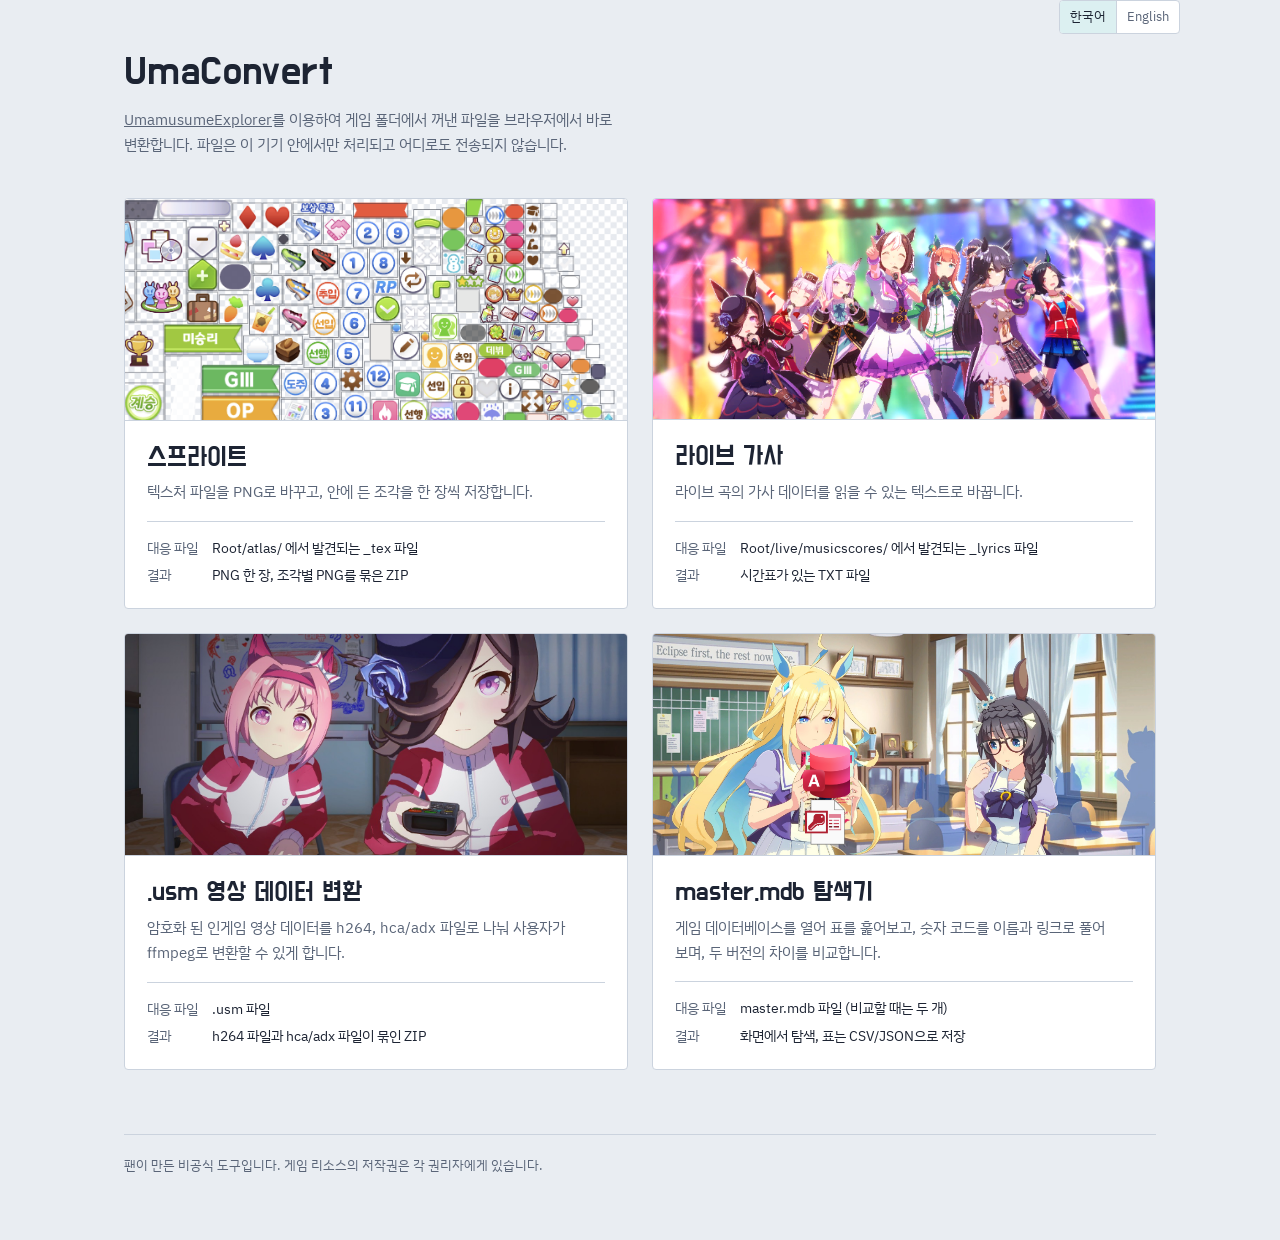
<file: index.html>
<!doctype html>
<html lang="ko" data-i18n-scope="home" data-i18n-title="home.title">
<head>
  <meta charset="utf-8">
  <meta name="viewport" content="width=device-width, initial-scale=1">
  <title>UmaConvert</title>
  <meta name="description" content="UmamusumeExplorer를 이용하여 게임 폴더에서 꺼낸 파일을 브라우저에서 바로 변환하는 도구 모음" data-i18n-attr="content" data-i18n-content="home.description">
  <!-- 파비콘 · 폰트 · base.css: 모든 페이지가 함께 쓰는 조각입니다.
       내용을 바꾸려면 _partials/head-common.html을 고친 뒤 `node build.mjs`를 실행하세요.
       (직접 사용하려면 realfavicongenerator.net에서 받은 코드를 그 파일에 붙여넣으면 됩니다.)
       이 블록 안을 여기서 직접 고쳐도 다음 build 때 사라집니다. -->
  <!-- BUILD:START head-common.html -->
  <link rel="icon" type="image/png" href="/uma-convert/assets/img/favicon/favicon-96x96.png?v=20260923" sizes="96x96" />
  <link rel="icon" type="image/svg+xml" href="/uma-convert/assets/img/favicon/favicon.svg?v=20260923" />
  <link rel="shortcut icon" href="/uma-convert/assets/img/favicon/favicon.ico?v=20260923" />
  <link rel="apple-touch-icon" sizes="180x180" href="/uma-convert/assets/img/favicon/apple-touch-icon.png?v=20260923" />
  <meta name="apple-mobile-web-app-title" content="UmaConvert" />
  <link rel="manifest" href="/uma-convert/assets/img/favicon/site.webmanifest?v=20260923" />

  <link rel="preconnect" href="https://fonts.googleapis.com">
  <link rel="preconnect" href="https://fonts.gstatic.com" crossorigin>
  <link rel="stylesheet" href="https://fonts.googleapis.com/css2?family=Do+Hyeon&family=IBM+Plex+Sans+KR:wght@400;500;600&display=swap">
  <link rel="stylesheet" href="assets/css/base.css">
  <!-- BUILD:END -->
  <link rel="stylesheet" href="assets/css/home.css">
</head>
<body>
  <div class="page">
    <header>
      <div class="language-switcher" role="group" aria-label="언어 선택" data-i18n-attr="aria-label" data-i18n-aria-label="language.label">
        <button type="button" data-language="ko" data-i18n="language.ko">한국어</button>
        <button type="button" data-language="en" data-i18n="language.en">English</button>
      </div>
      <h1 class="page-title" data-i18n="home.title">UmaConvert</h1>
      <p class="lede"><span data-i18n="home.ledeBefore"></span><a href="https://github.com/MarshmallowAndroid/UmamusumeExplorer" target="_blank" rel="noopener noreferrer">UmamusumeExplorer</a><span data-i18n="home.ledeAfter">를 이용하여 게임 폴더에서 꺼낸 파일을 브라우저에서 바로 변환합니다. 파일은 이 컴퓨터 안에서만 처리되고 어디로도 전송되지 않습니다.</span></p>
    </header>

    <main>
      <ul class="tool-list" id="tool-list"></ul>
      <noscript><p class="lede" data-i18n="home.noScript">이 페이지는 JavaScript가 필요합니다. 브라우저 설정에서 켜 주세요.</p></noscript>
    </main>

    <footer class="site-foot">
      <span data-i18n="footer.notice">팬이 만든 비공식 도구입니다. 게임 리소스의 저작권은 각 권리자에게 있습니다.</span>
    </footer>
  </div>

  <script type="module" src="assets/js/home.js"></script>
</body>
</html>
</file>
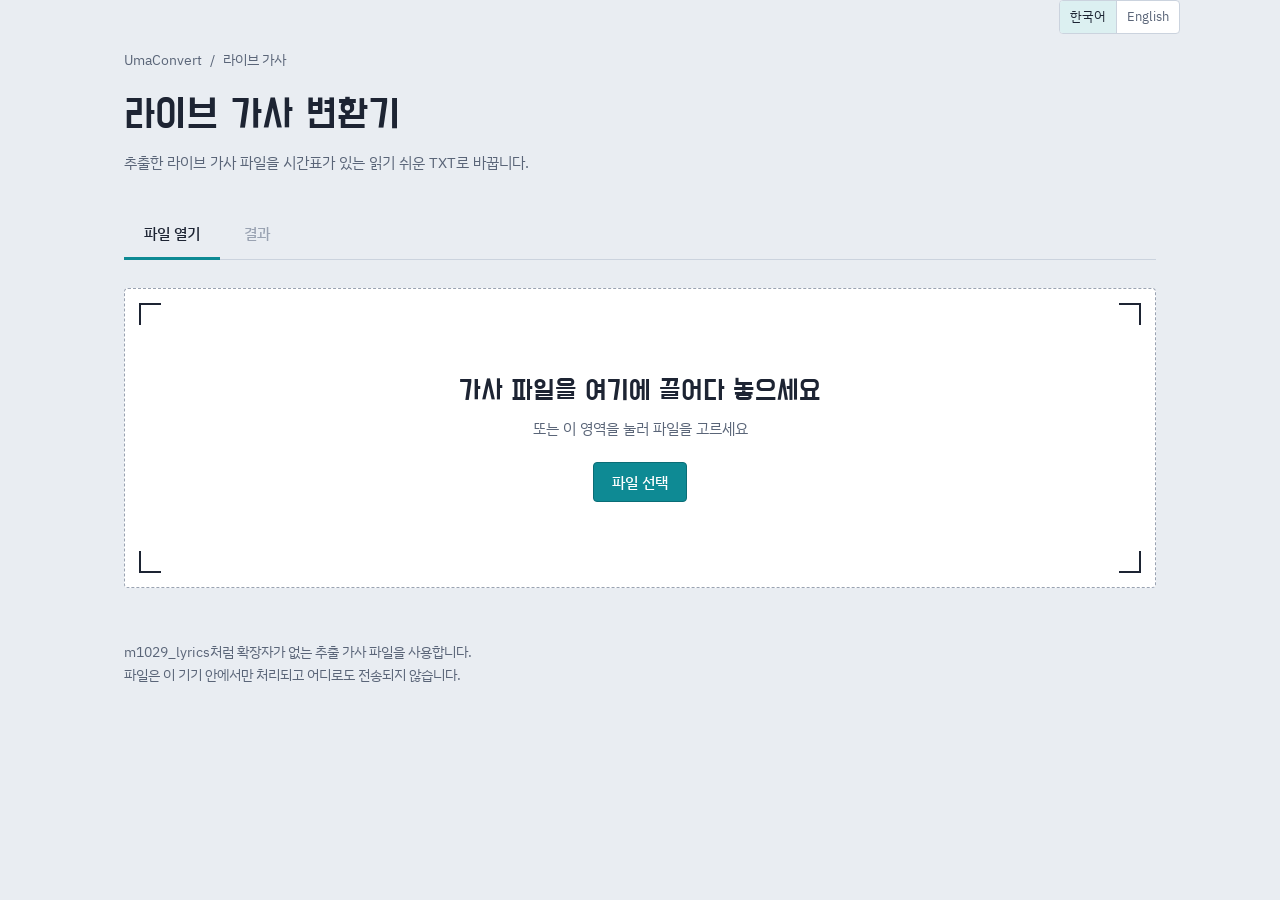
<file: lyrics/index.html>
<!doctype html>
<html lang="ko" data-i18n-scope="lyrics" data-i18n-title="lyrics.title">
<head>
  <meta charset="utf-8">
  <meta name="viewport" content="width=device-width, initial-scale=1">
  <title>라이브 가사 변환기 - UmaConvert</title>
  <!-- 파비콘 · 폰트 · base.css는 _partials/head-common.html에서 빌드로 채웁니다. -->
  <!-- BUILD:START head-common.html -->
  <link rel="icon" type="image/png" href="/uma-convert/assets/img/favicon/favicon-96x96.png?v=20260923" sizes="96x96" />
  <link rel="icon" type="image/svg+xml" href="/uma-convert/assets/img/favicon/favicon.svg?v=20260923" />
  <link rel="shortcut icon" href="/uma-convert/assets/img/favicon/favicon.ico?v=20260923" />
  <link rel="apple-touch-icon" sizes="180x180" href="/uma-convert/assets/img/favicon/apple-touch-icon.png?v=20260923" />
  <meta name="apple-mobile-web-app-title" content="UmaConvert" />
  <link rel="manifest" href="/uma-convert/assets/img/favicon/site.webmanifest?v=20260923" />

  <link rel="preconnect" href="https://fonts.googleapis.com">
  <link rel="preconnect" href="https://fonts.gstatic.com" crossorigin>
  <link rel="stylesheet" href="https://fonts.googleapis.com/css2?family=Do+Hyeon&family=IBM+Plex+Sans+KR:wght@400;500;600&display=swap">
  <link rel="stylesheet" href="../assets/css/base.css">
  <!-- BUILD:END -->
  <link rel="stylesheet" href="../assets/css/converter.css">
</head>
<body>
  <div class="page">
    <header>
      <div class="language-switcher" role="group" aria-label="언어 선택" data-i18n-attr="aria-label" data-i18n-aria-label="language.label"><button type="button" data-language="ko" data-i18n="language.ko">한국어</button><button type="button" data-language="en" data-i18n="language.en">English</button></div>
      <nav class="crumbs" aria-label="현재 위치">
        <a href="../">UmaConvert</a>
        <span aria-hidden="true">/</span>
        <span data-i18n="lyrics.crumb">라이브 가사</span>
      </nav>
      <h1 class="page-title" data-i18n="lyrics.heading">라이브 가사 변환기</h1>
      <p class="lede" data-i18n="lyrics.lede">추출한 라이브 가사 파일을 시간표가 있는 읽기 쉬운 TXT로 바꿉니다.</p>
    </header>

    <div class="tabs" role="tablist" aria-label="작업 단계">
      <button class="tab" role="tab" id="tab-open" aria-controls="panel-open" aria-selected="true" data-i18n="common.open">파일 열기</button>
      <button class="tab" role="tab" id="tab-result" aria-controls="panel-result" aria-selected="false" disabled data-i18n="common.result">결과</button>
    </div>

    <section class="tab-panel" id="panel-open" role="tabpanel" aria-labelledby="tab-open">
      <label class="dropzone" id="dropzone">
        <input type="file" id="file-input">
        <i class="mark tl"></i><i class="mark tr"></i><i class="mark bl"></i><i class="mark br"></i>
        <span class="dropzone-title" data-i18n="lyrics.drop">가사 파일을 여기에 끌어다 놓으세요</span>
        <span class="dropzone-sub" data-i18n="common.dropSub">또는 이 영역을 눌러 파일을 고르세요</span>
        <span class="btn primary" aria-hidden="true" data-i18n="common.selectFile">파일 선택</span>
      </label>
      <p class="status" id="status" role="status" aria-live="polite"></p>
      <p class="hint"><span data-i18n="lyrics.hint">m1029_lyrics처럼 확장자가 없는 추출 가사 파일을 사용합니다.</span><br><span data-i18n="common.localOnly">파일은 이 컴퓨터 안에서만 처리되고 어디로도 전송되지 않습니다.</span></p>
    </section>

    <section class="tab-panel" id="panel-result" role="tabpanel" aria-labelledby="tab-result" hidden>
      <div class="result-bar">
        <div>
          <h2 class="result-title" id="result-title"></h2>
          <p class="result-info" id="result-info"></p>
        </div>
        <div class="result-actions"><button class="btn primary" id="btn-txt" type="button" data-i18n="lyrics.save">TXT 저장</button></div>
      </div>
      <pre class="lyrics-preview" id="lyrics-preview" aria-label="변환된 가사 미리보기" data-i18n-attr="aria-label" data-i18n-aria-label="lyrics.preview"></pre>
    </section>
  </div>
  <script type="module" src="../assets/js/lyrics/main.js"></script>
</body>
</html>
</file>
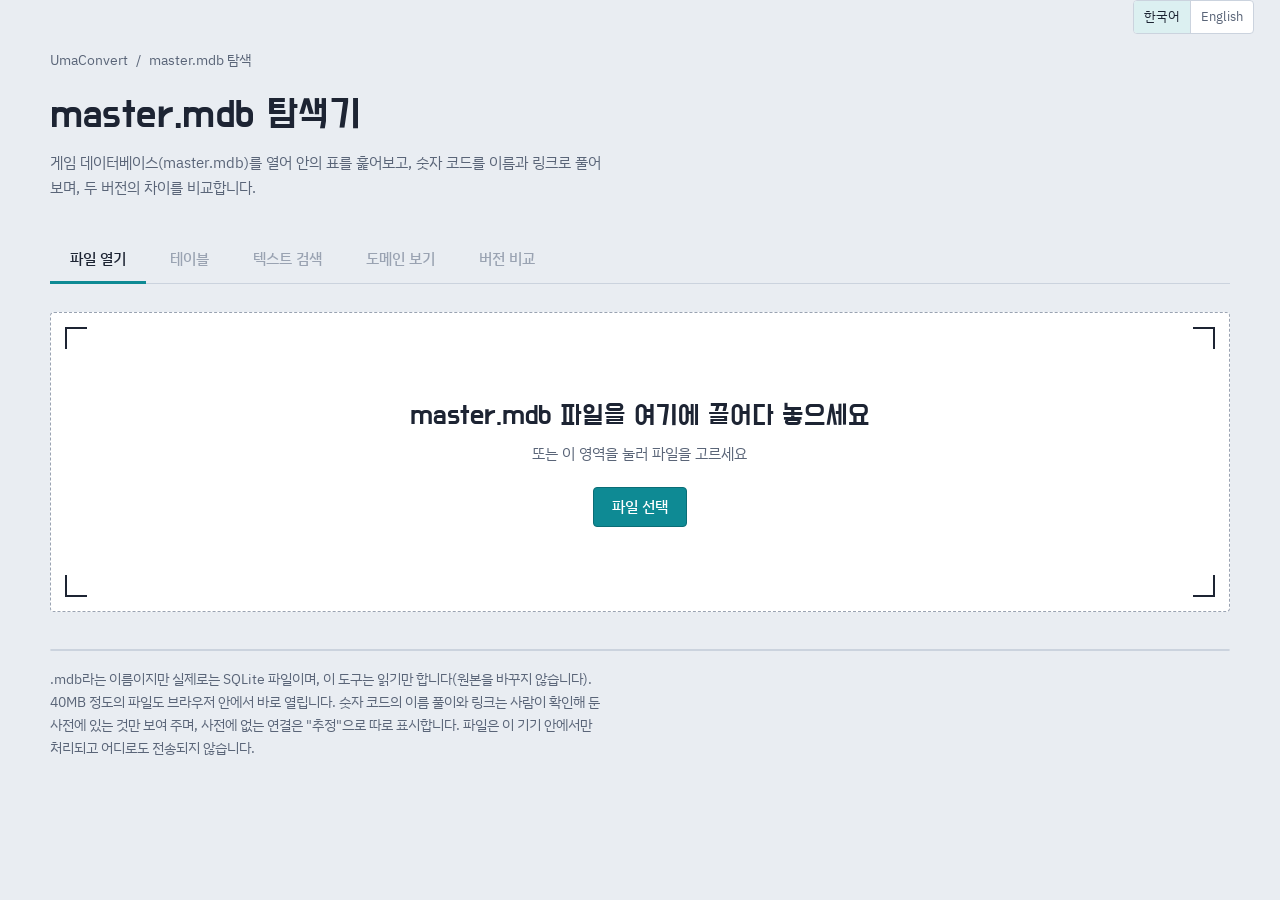
<file: mdb/index.html>
<!doctype html>
<html lang="ko" data-i18n-scope="mdb" data-i18n-title="mdb.title">
<head>
  <meta charset="utf-8">
  <meta name="viewport" content="width=device-width, initial-scale=1">
  <title>master.mdb 탐색기 - UmaConvert</title>
  <!-- 파비콘 · 폰트 · base.css는 _partials/head-common.html에서 빌드로 채웁니다. -->
  <!-- BUILD:START head-common.html -->
  <link rel="icon" type="image/png" href="/uma-convert/assets/img/favicon/favicon-96x96.png?v=20260923" sizes="96x96" />
  <link rel="icon" type="image/svg+xml" href="/uma-convert/assets/img/favicon/favicon.svg?v=20260923" />
  <link rel="shortcut icon" href="/uma-convert/assets/img/favicon/favicon.ico?v=20260923" />
  <link rel="apple-touch-icon" sizes="180x180" href="/uma-convert/assets/img/favicon/apple-touch-icon.png?v=20260923" />
  <meta name="apple-mobile-web-app-title" content="UmaConvert" />
  <link rel="manifest" href="/uma-convert/assets/img/favicon/site.webmanifest?v=20260923" />

  <link rel="preconnect" href="https://fonts.googleapis.com">
  <link rel="preconnect" href="https://fonts.gstatic.com" crossorigin>
  <link rel="stylesheet" href="https://fonts.googleapis.com/css2?family=Do+Hyeon&family=IBM+Plex+Sans+KR:wght@400;500;600&display=swap">
  <link rel="stylesheet" href="../assets/css/base.css">
  <!-- BUILD:END -->
  <link rel="stylesheet" href="../assets/css/converter.css">
</head>
<body class="mdb-page">
  <div class="page">
    <header>
      <div class="language-switcher" role="group" aria-label="언어 선택" data-i18n-attr="aria-label" data-i18n-aria-label="language.label"><button type="button" data-language="ko" data-i18n="language.ko">한국어</button><button type="button" data-language="en" data-i18n="language.en">English</button></div>
      <nav class="crumbs" aria-label="현재 위치">
        <a href="../">UmaConvert</a>
        <span aria-hidden="true">/</span>
        <span data-i18n="mdb.crumb">master.mdb 탐색</span>
      </nav>
      <h1 class="page-title" data-i18n="mdb.heading">master.mdb 탐색기</h1>
      <p class="lede" data-i18n="mdb.lede">게임 데이터베이스(master.mdb)를 열어 안의 표를 훑어보고, 숫자 코드를 이름과 링크로 풀어 보며, 두 버전의 차이를 비교합니다.</p>
    </header>

    <div class="tabs" role="tablist" aria-label="작업 단계">
      <button class="tab" role="tab" id="tab-open" aria-controls="panel-open" aria-selected="true" data-i18n="common.open">파일 열기</button>
      <button class="tab" role="tab" id="tab-tables" aria-controls="panel-tables" aria-selected="false" disabled data-i18n="mdb.tab.tables">테이블</button>
      <button class="tab" role="tab" id="tab-search" aria-controls="panel-search" aria-selected="false" disabled data-i18n="mdb.tab.search">텍스트 검색</button>
      <button class="tab" role="tab" id="tab-domains" aria-controls="panel-domains" aria-selected="false" disabled data-i18n="mdb.tab.domains">도메인 보기</button>
      <button class="tab" role="tab" id="tab-diff" aria-controls="panel-diff" aria-selected="false" disabled data-i18n="mdb.tab.diff">버전 비교</button>
    </div>

    <section class="tab-panel" id="panel-open" role="tabpanel" aria-labelledby="tab-open">
      <label class="dropzone" id="dropzone">
        <input type="file" id="file-input" accept=".mdb,.db,.sqlite,.sqlite3">
        <i class="mark tl"></i><i class="mark tr"></i><i class="mark bl"></i><i class="mark br"></i>
        <span class="dropzone-title" data-i18n="mdb.drop">master.mdb 파일을 여기에 끌어다 놓으세요</span>
        <span class="dropzone-sub" data-i18n="common.dropSub">또는 이 영역을 눌러 파일을 고르세요</span>
        <span class="btn primary" aria-hidden="true" data-i18n="common.selectFile">파일 선택</span>
      </label>
      <p class="status" id="status" role="status" aria-live="polite"></p>
      <ul class="usm-summary" id="open-summary"></ul>
      <p class="hint" data-i18n="mdb.hint">.mdb라는 이름이지만 실제로는 SQLite 파일이며, 이 도구는 읽기만 합니다(원본을 바꾸지 않습니다). 40MB 정도의 파일도 브라우저 안에서 바로 열립니다. 숫자 코드의 이름 풀이와 링크는 사람이 확인해 둔 사전(mdb-map.json)에 있는 것만 보여 주며, 사전에 없는 연결은 "추정"으로 따로 표시합니다. 파일은 이 컴퓨터 안에서만 처리되고 어디로도 전송되지 않습니다.</p>
    </section>

    <section class="tab-panel" id="panel-tables" role="tabpanel" aria-labelledby="tab-tables" hidden>
      <div class="mdb-split">
        <aside class="mdb-side">
          <input type="search" id="table-filter" class="mdb-input" placeholder="테이블 이름 검색" data-i18n-attr="placeholder" data-i18n-placeholder="mdb.tables.search" aria-label="테이블 이름 검색">
          <p class="hint" id="table-list-count"></p>
          <ul class="mdb-table-list" id="table-list"></ul>
        </aside>
        <div class="mdb-main">
          <p class="status" id="table-status" role="status" aria-live="polite"></p>
          <div id="table-viewer" hidden>
            <div class="result-bar">
              <div>
                <h2 class="result-title" id="table-title"></h2>
                <p class="result-info" id="table-info"></p>
              </div>
              <div class="result-actions">
                <button type="button" class="btn" id="btn-csv" data-i18n="mdb.tables.csv">CSV 저장</button>
                <button type="button" class="btn" id="btn-json" data-i18n="mdb.tables.json">JSON 저장</button>
              </div>
            </div>
            <div class="mdb-toolbar">
              <input type="search" id="global-filter" class="mdb-input" placeholder="이 표 전체에서 검색" data-i18n-attr="placeholder aria-label" data-i18n-placeholder="mdb.tables.globalFilter" data-i18n-aria-label="mdb.tables.globalFilter" aria-label="이 표 전체에서 검색">
              <label class="mdb-inline"><span data-i18n="mdb.tables.pageSize">한 페이지</span>
                <select id="page-size" class="mdb-input">
                  <option value="50">50</option><option value="100" selected>100</option><option value="200">200</option><option value="500">500</option>
                </select>
              </label>
              <details class="mdb-colmenu" id="col-menu">
                <summary data-i18n="mdb.tables.columns">열 보이기</summary>
                <div class="mdb-colmenu-body">
                  <div class="mdb-colmenu-actions">
                    <button type="button" class="btn" id="col-all" data-i18n="mdb.tables.colAll">모두 보기</button>
                    <button type="button" class="btn" id="col-none" data-i18n="mdb.tables.colNone">첫 열만</button>
                  </div>
                  <div id="col-menu-list" class="mdb-colmenu-list"></div>
                </div>
              </details>
              <label class="mdb-check"><input type="checkbox" id="export-display"><span data-i18n="mdb.tables.exportDisplay">저장할 때 이름·날짜 풀이 포함</span></label>
            </div>
            <p class="hint" data-i18n="mdb.tables.filterHint">열 아래 입력칸 문법: 글자(포함) · =값(정확히 일치) · &gt;숫자 · &lt;숫자 · !글자(제외). 시간은 JST(UTC+9) 기준입니다.</p>
            <div class="mdb-scroll mdb-gridwrap">
              <table class="mdb-grid" id="grid"><thead id="grid-head"></thead><tbody id="grid-body"></tbody></table>
            </div>
            <div class="mdb-pager" id="pager"></div>
          </div>
        </div>
      </div>
    </section>

    <section class="tab-panel" id="panel-search" role="tabpanel" aria-labelledby="tab-search" hidden>
      <p class="hint" data-i18n="mdb.search.hint">text_data(이름, 설명 등 모든 글자)에서 검색합니다. 번호(예: 200011)를 넣으면 그 번호를 가진 텍스트를 찾습니다. 결과의 [열기]는 그 텍스트의 주인 행으로 이동합니다.</p>
      <form class="mdb-toolbar" id="search-form">
        <input type="search" id="search-input" class="mdb-input mdb-grow" placeholder="찾을 글자나 번호" data-i18n-attr="placeholder aria-label" data-i18n-placeholder="mdb.search.placeholder" data-i18n-aria-label="mdb.search.placeholder" aria-label="찾을 글자나 번호" autocomplete="off">
        <select id="search-category" class="mdb-input" aria-label="카테고리" data-i18n-attr="aria-label" data-i18n-aria-label="mdb.search.categoryLabel"></select>
      </form>
      <p class="status" id="search-status" role="status" aria-live="polite"></p>
      <div class="mdb-scroll" id="search-results"></div>
    </section>

    <section class="tab-panel" id="panel-domains" role="tabpanel" aria-labelledby="tab-domains" hidden>
      <div class="mdb-seg-group" id="domain-nav" role="group" aria-label="도메인" data-i18n-attr="aria-label" data-i18n-aria-label="mdb.domains.label"></div>
      <div class="mdb-domain-split">
        <div class="mdb-domain-listpane">
          <input type="search" id="domain-search" class="mdb-input" placeholder="이름 또는 번호로 찾기" data-i18n-attr="placeholder aria-label" data-i18n-placeholder="mdb.domains.search" data-i18n-aria-label="mdb.domains.search" aria-label="이름 또는 번호로 찾기" autocomplete="off">
          <p class="hint" id="domain-list-status"></p>
          <div class="mdb-scroll mdb-domain-list" id="domain-list"></div>
        </div>
        <div class="mdb-domain-detail" id="domain-detail"></div>
      </div>
    </section>

    <section class="tab-panel" id="panel-diff" role="tabpanel" aria-labelledby="tab-diff" hidden>
      <p class="hint" data-i18n="mdb.diff.hint">지금 연 파일을 "새 버전"으로 보고, 아래에 올리는 파일을 "이전 버전"으로 비교합니다. 추가·삭제·변경된 행을 테이블별로 보여 주고, 스킬·카드 같은 주요 항목의 새 이름을 맨 위에 모아 줍니다. 방향이 반대면 [서로 바꾸기]를 누르세요.</p>
      <label class="dropzone" id="diff-dropzone">
        <input type="file" id="diff-input" accept=".mdb,.db,.sqlite,.sqlite3">
        <i class="mark tl"></i><i class="mark tr"></i><i class="mark bl"></i><i class="mark br"></i>
        <span class="dropzone-title" data-i18n="mdb.diff.drop">비교할 이전 버전 master.mdb를 여기에 놓으세요</span>
        <span class="dropzone-sub" data-i18n="common.dropSub">또는 이 영역을 눌러 파일을 고르세요</span>
        <span class="btn primary" aria-hidden="true" data-i18n="common.selectFile">파일 선택</span>
      </label>
      <p class="status" id="diff-status" role="status" aria-live="polite"></p>
      <progress id="diff-progress" class="mdb-progress" hidden></progress>
      <div id="diff-result" hidden>
        <div class="result-bar">
          <div id="diff-summary"></div>
          <div class="result-actions">
            <button type="button" class="btn" id="diff-swap" data-i18n="mdb.diff.swap">서로 바꾸기</button>
          </div>
        </div>
        <div id="diff-entities"></div>
        <label class="mdb-check"><input type="checkbox" id="diff-only-changed" checked><span data-i18n="mdb.diff.onlyChanged">바뀐 테이블만 보기</span></label>
        <div class="mdb-domain-split">
          <div class="mdb-scroll mdb-domain-list" id="diff-table-list"></div>
          <div class="mdb-domain-detail" id="diff-detail"></div>
        </div>
      </div>
    </section>
  </div>

  <aside class="mdb-drawer" id="drawer" hidden aria-label="행 상세" data-i18n-attr="aria-label" data-i18n-aria-label="mdb.drawer.label">
    <div class="mdb-drawer-head">
      <button type="button" class="btn" id="drawer-back" hidden data-i18n="mdb.drawer.back">← 뒤로</button>
      <div class="mdb-drawer-titles">
        <h2 id="drawer-title"></h2>
        <p id="drawer-sub"></p>
      </div>
      <button type="button" class="btn" id="drawer-close" aria-label="닫기" data-i18n-attr="aria-label" data-i18n-aria-label="mdb.drawer.close">✕</button>
    </div>
    <div class="mdb-drawer-body" id="drawer-body"></div>
  </aside>

  <dialog id="label-dialog" class="mdb-dialog"></dialog>
  <script type="module" src="../assets/js/mdb/main.js"></script>
</body>
</html>
</file>
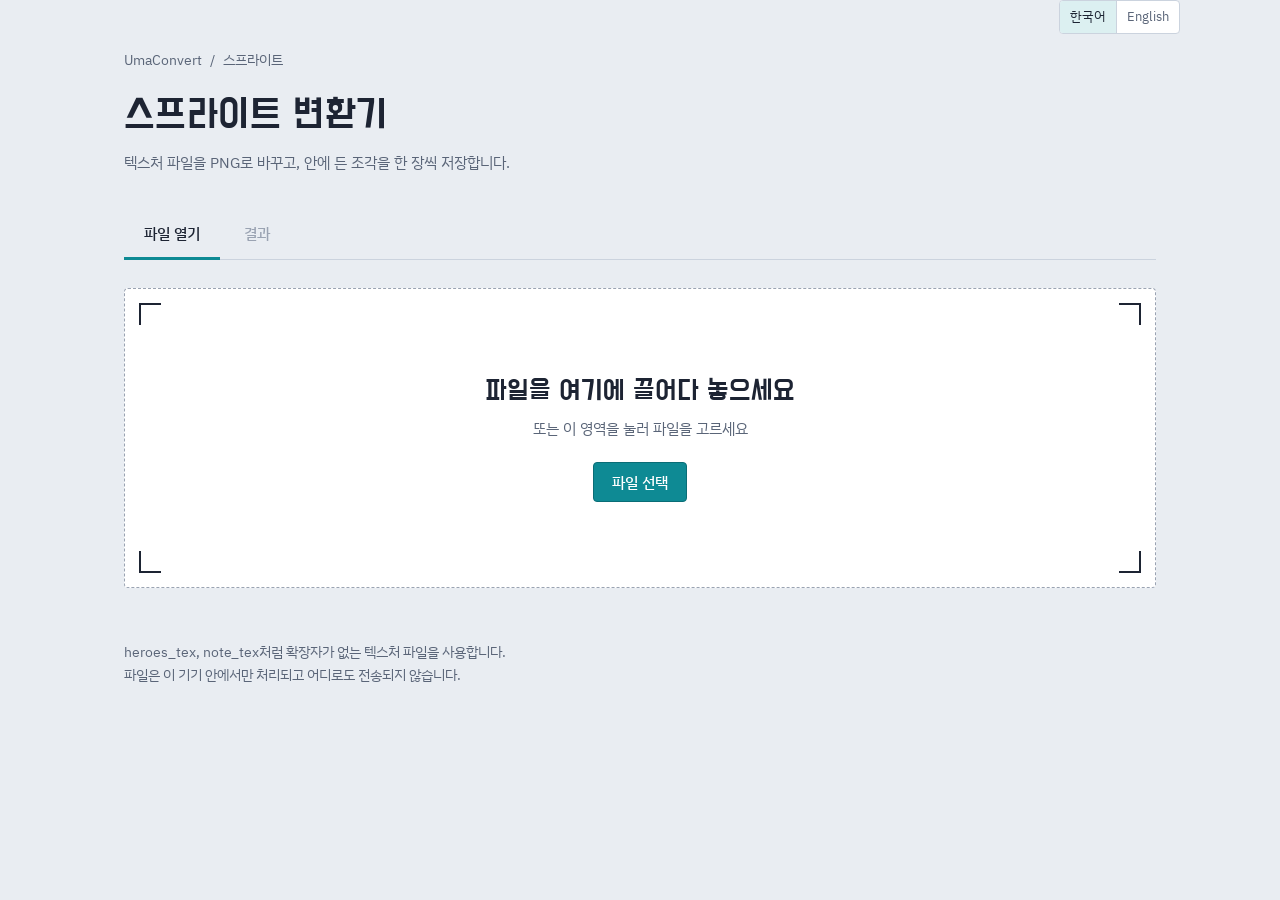
<file: sprite/index.html>
<!doctype html>
<html lang="ko" data-i18n-scope="sprite" data-i18n-title="sprite.title">
<head>
  <meta charset="utf-8">
  <meta name="viewport" content="width=device-width, initial-scale=1">
  <title>스프라이트 변환기 - UmaConvert</title>
  <!-- 파비콘 · 폰트 · base.css: 모든 페이지가 함께 쓰는 조각입니다.
       내용을 바꾸려면 _partials/head-common.html을 고친 뒤 `node build.mjs`를 실행하세요.
       (직접 사용하려면 realfavicongenerator.net에서 받은 코드를 그 파일에 붙여넣으면 됩니다.)
       이 블록 안을 여기서 직접 고쳐도 다음 build 때 사라집니다. -->
  <!-- BUILD:START head-common.html -->
  <link rel="icon" type="image/png" href="/uma-convert/assets/img/favicon/favicon-96x96.png?v=20260923" sizes="96x96" />
  <link rel="icon" type="image/svg+xml" href="/uma-convert/assets/img/favicon/favicon.svg?v=20260923" />
  <link rel="shortcut icon" href="/uma-convert/assets/img/favicon/favicon.ico?v=20260923" />
  <link rel="apple-touch-icon" sizes="180x180" href="/uma-convert/assets/img/favicon/apple-touch-icon.png?v=20260923" />
  <meta name="apple-mobile-web-app-title" content="UmaConvert" />
  <link rel="manifest" href="/uma-convert/assets/img/favicon/site.webmanifest?v=20260923" />

  <link rel="preconnect" href="https://fonts.googleapis.com">
  <link rel="preconnect" href="https://fonts.gstatic.com" crossorigin>
  <link rel="stylesheet" href="https://fonts.googleapis.com/css2?family=Do+Hyeon&family=IBM+Plex+Sans+KR:wght@400;500;600&display=swap">
  <link rel="stylesheet" href="../assets/css/base.css">
  <!-- BUILD:END -->
  <link rel="stylesheet" href="../assets/css/converter.css">
</head>
<body>
  <div class="page">
    <header>
      <div class="language-switcher" role="group" aria-label="언어 선택" data-i18n-attr="aria-label" data-i18n-aria-label="language.label"><button type="button" data-language="ko" data-i18n="language.ko">한국어</button><button type="button" data-language="en" data-i18n="language.en">English</button></div>
      <nav class="crumbs" aria-label="현재 위치">
        <a href="../">UmaConvert</a>
        <span aria-hidden="true">/</span>
        <span data-i18n="sprite.crumb">스프라이트</span>
      </nav>
      <h1 class="page-title" data-i18n="sprite.heading">스프라이트 변환기</h1>
      <p class="lede" data-i18n="sprite.lede">텍스처 파일을 PNG로 바꾸고, 안에 든 조각을 한 장씩 저장합니다.</p>
    </header>

    <div class="tabs" role="tablist" aria-label="작업 단계">
      <button class="tab" role="tab" id="tab-open" aria-controls="panel-open" aria-selected="true" data-i18n="common.open">파일 열기</button>
      <button class="tab" role="tab" id="tab-result" aria-controls="panel-result" aria-selected="false" disabled data-i18n="common.result">결과</button>
    </div>

    <!-- 1. 파일 열기 -->
    <section class="tab-panel" id="panel-open" role="tabpanel" aria-labelledby="tab-open">
      <label class="dropzone" id="dropzone">
        <input type="file" id="file-input">
        <i class="mark tl"></i><i class="mark tr"></i><i class="mark bl"></i><i class="mark br"></i>
        <span class="dropzone-title" data-i18n="sprite.drop">파일을 여기에 끌어다 놓으세요</span>
        <span class="dropzone-sub" data-i18n="common.dropSub">또는 이 영역을 눌러 파일을 고르세요</span>
        <span class="btn primary" aria-hidden="true" data-i18n="common.selectFile">파일 선택</span>
      </label>
      <p class="status" id="status" role="status" aria-live="polite"></p>
      <p class="hint">
        <span data-i18n="sprite.hint">heroes_tex, note_tex처럼 확장자가 없는 텍스처 파일을 사용합니다.</span><br>
        <span data-i18n="common.localOnly">파일은 이 컴퓨터 안에서만 처리되고 어디로도 전송되지 않습니다.</span>
      </p>
    </section>

    <!-- 2. 결과 -->
    <section class="tab-panel" id="panel-result" role="tabpanel" aria-labelledby="tab-result" hidden>
      <div class="result-bar">
        <div>
          <h2 class="result-title" id="result-title"></h2>
          <p class="result-info" id="result-info"></p>
          <select class="texture-select" id="texture-select" aria-label="텍스처 선택" hidden></select>
        </div>
        <div class="result-actions">
          <button class="btn primary" id="btn-png" type="button" data-i18n="sprite.savePng">PNG 저장</button>
          <button class="btn" id="btn-zip" type="button" data-i18n="sprite.saveZip">조각 ZIP 저장</button>
        </div>
      </div>

      <div class="result-grid">
        <div class="viewer">
          <div class="panel-tools">
            <label class="check"><input type="checkbox" id="toggle-bounds" checked> <span data-i18n="sprite.bounds">조각 경계 표시</span></label>
            <div class="segmented" role="group" aria-label="보기 크기" data-i18n-attr="aria-label" data-i18n-aria-label="sprite.zoom">
              <button type="button" data-zoom="fit" aria-pressed="true" data-i18n="sprite.fit">화면에 맞춤</button>
              <button type="button" data-zoom="0.5" aria-pressed="false">50%</button>
              <button type="button" data-zoom="1" aria-pressed="false">100%</button>
            </div>
          </div>
          <div class="viewer-scroll" id="viewer-scroll">
            <div class="stage show-bounds" id="stage"></div>
          </div>
          <p class="selection-info" id="selection-info" data-i18n="sprite.selectionHint">조각을 누르면 이름과 크기가 여기에 나옵니다.</p>
        </div>

        <aside class="sprite-panel" aria-label="조각 목록">
          <div class="panel-tools">
            <input class="search" id="sprite-search" type="search" placeholder="조각 이름 검색" aria-label="조각 이름 검색" data-i18n-attr="placeholder aria-label" data-i18n-placeholder="sprite.search" data-i18n-aria-label="sprite.search">
            <span class="sprite-count" id="sprite-count"></span>
          </div>
          <ul class="sprite-list" id="sprite-list"></ul>
        </aside>
      </div>

      <div class="correction-bar">
        <div class="correction-actions">
          <button class="btn" id="btn-fix-support" type="button" data-i18n="sprite.fixSupport">서포트 카드 크기 보정</button>
          <button class="btn" id="btn-fix-honor" type="button" data-i18n="sprite.fixHonor">칭호 크기 보정</button>
        </div>
        <p class="correction-hint">
          <span data-i18n="sprite.correctionHint">일부 조각은 비율이 짜부러진 채로 들어 있습니다. 위에서 조각을 눌러 고른 뒤(조각이 없는 텍스처는 그대로) 눌러서 정해진 크기로 강제로 맞춰 보세요.</span>
        </p>
      </div>

      <div class="correction-result" id="correction-result" hidden>
        <div class="correction-result-head">
          <div>
            <p class="correction-result-title" id="correction-result-title"></p>
            <p class="correction-result-size" id="correction-result-size"></p>
          </div>
          <button class="btn primary" id="correction-result-save" type="button" data-i18n="sprite.saveCorrected">보정된 이미지 저장</button>
        </div>
        <div class="correction-result-preview" id="correction-result-preview"></div>
      </div>
    </section>
  </div>

  <script type="module" src="../assets/js/sprite/main.js"></script>
</body>
</html>
</file>
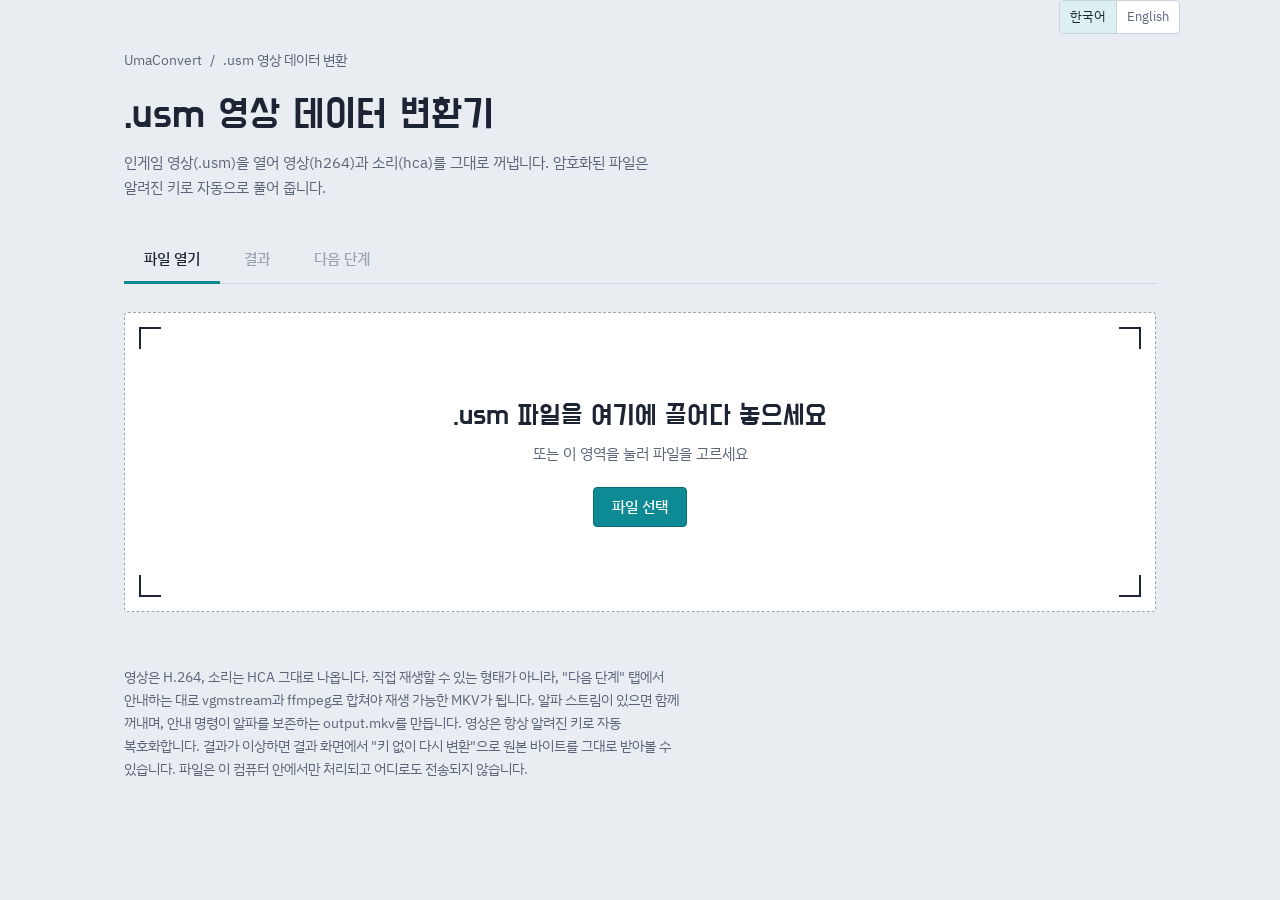
<file: usm/index.html>
<!doctype html>
<html lang="ko" data-i18n-scope="usm" data-i18n-title="usm.title">
<head>
  <meta charset="utf-8">
  <meta name="viewport" content="width=device-width, initial-scale=1">
  <title>.usm 영상 데이터 변환기 - UmaConvert</title>
  <!-- 파비콘 · 폰트 · base.css는 _partials/head-common.html에서 빌드로 채웁니다. -->
  <!-- BUILD:START head-common.html -->
  <link rel="icon" type="image/png" href="/uma-convert/assets/img/favicon/favicon-96x96.png?v=20260923" sizes="96x96" />
  <link rel="icon" type="image/svg+xml" href="/uma-convert/assets/img/favicon/favicon.svg?v=20260923" />
  <link rel="shortcut icon" href="/uma-convert/assets/img/favicon/favicon.ico?v=20260923" />
  <link rel="apple-touch-icon" sizes="180x180" href="/uma-convert/assets/img/favicon/apple-touch-icon.png?v=20260923" />
  <meta name="apple-mobile-web-app-title" content="UmaConvert" />
  <link rel="manifest" href="/uma-convert/assets/img/favicon/site.webmanifest?v=20260923" />

  <link rel="preconnect" href="https://fonts.googleapis.com">
  <link rel="preconnect" href="https://fonts.gstatic.com" crossorigin>
  <link rel="stylesheet" href="https://fonts.googleapis.com/css2?family=Do+Hyeon&family=IBM+Plex+Sans+KR:wght@400;500;600&display=swap">
  <link rel="stylesheet" href="../assets/css/base.css">
  <!-- BUILD:END -->
  <link rel="stylesheet" href="../assets/css/converter.css">
</head>
<body>
  <div class="page">
    <header>
      <div class="language-switcher" role="group" aria-label="언어 선택" data-i18n-attr="aria-label" data-i18n-aria-label="language.label"><button type="button" data-language="ko" data-i18n="language.ko">한국어</button><button type="button" data-language="en" data-i18n="language.en">English</button></div>
      <nav class="crumbs" aria-label="현재 위치">
        <a href="../">UmaConvert</a>
        <span aria-hidden="true">/</span>
        <span data-i18n="usm.crumb">.usm 영상 데이터 변환</span>
      </nav>
      <h1 class="page-title" data-i18n="usm.heading">.usm 영상 데이터 변환기</h1>
      <p class="lede" data-i18n="usm.lede">인게임 영상(.usm)을 열어 영상(h264)과 소리(hca)를 그대로 꺼냅니다. 암호화된 파일은 알려진 키로 자동으로 풀어 줍니다.</p>
    </header>

    <div class="tabs" role="tablist" aria-label="작업 단계">
      <button class="tab" role="tab" id="tab-open" aria-controls="panel-open" aria-selected="true" data-i18n="common.open">파일 열기</button>
      <button class="tab" role="tab" id="tab-result" aria-controls="panel-result" aria-selected="false" disabled data-i18n="common.result">결과</button>
      <button class="tab" role="tab" id="tab-next" aria-controls="panel-next" aria-selected="false" disabled data-i18n="usm.next">다음 단계</button>
    </div>

    <section class="tab-panel" id="panel-open" role="tabpanel" aria-labelledby="tab-open">
      <label class="dropzone" id="dropzone">
        <input type="file" id="file-input" accept=".usm">
        <i class="mark tl"></i><i class="mark tr"></i><i class="mark bl"></i><i class="mark br"></i>
        <span class="dropzone-title" data-i18n="usm.drop">.usm 파일을 여기에 끌어다 놓으세요</span>
        <span class="dropzone-sub" data-i18n="common.dropSub">또는 이 영역을 눌러 파일을 고르세요</span>
        <span class="btn primary" aria-hidden="true" data-i18n="common.selectFile">파일 선택</span>
      </label>
      <p class="status" id="status" role="status" aria-live="polite"></p>
      <p class="hint" data-i18n="usm.hint">영상은 H.264, 소리는 HCA 그대로 나옵니다. 직접 재생할 수 있는 형태가 아니라, "다음 단계" 탭에서 안내하는 대로 vgmstream과 ffmpeg로 합쳐야 재생 가능한 MKV가 됩니다. 알파 스트림이 있으면 함께 꺼내며, 안내 명령이 알파를 보존하는 output.mkv를 만듭니다. 영상은 항상 알려진 키로 자동 복호화합니다. 결과가 이상하면 결과 화면에서 "키 없이 다시 변환"으로 원본 바이트를 그대로 받아볼 수 있습니다. 파일은 이 컴퓨터 안에서만 처리되고 어디로도 전송되지 않습니다.</p>
    </section>

    <section class="tab-panel" id="panel-result" role="tabpanel" aria-labelledby="tab-result" hidden>
      <div class="result-bar">
        <div>
          <h2 class="result-title" id="result-title"></h2>
          <p class="result-info" id="result-info"></p>
        </div>
        <div class="result-actions">
          <button class="btn" id="btn-key-toggle" type="button" hidden></button>
          <button class="btn primary" id="btn-zip" type="button" data-i18n="usm.saveZip">ZIP으로 저장</button>
        </div>
      </div>
      <p class="notice" id="key-note"></p>
      <ul class="usm-summary" id="usm-summary"></ul>
      <p class="notice" id="alpha-note" hidden data-i18n="usm.alphaNote">알파(투명도) 스트림도 alpha.m2v로 함께 꺼냈습니다. 다음 단계의 ffmpeg 명령은 이 마스크를 합쳐 알파를 보존하는 output.mkv를 만듭니다.</p>
    </section>

    <section class="tab-panel" id="panel-next" role="tabpanel" aria-labelledby="tab-next" hidden>
      <p class="hint" data-i18n="usm.nextHint">ZIP 안의 README.txt에도 같은 안내가 들어 있습니다. 아래 명령은 방금 저장한 ZIP의 파일 이름을 그대로 기준으로 만들었으니, 압축을 푼 폴더 안에서 실행하면 복사-붙여넣기만으로 됩니다.</p>
      <ol class="step-list" id="step-list"></ol>
    </section>
  </div>
  <script type="module" src="../assets/js/usm/main.js"></script>
</body>
</html>
</file>
<file: assets/css/base.css>
/* 모든 페이지가 함께 쓰는 기본 스타일: 색, 글꼴, 버튼, 머리말/꼬리말 */

:root {
  --bg: #e9edf2;
  --surface: #ffffff;
  --ink: #1d2433;
  --muted: #5a6578;
  --rule: #cbd3de;
  --accent: #0e8a94;
  --accent-strong: #0a6d76;
  --accent-soft: #dcf0f1;
  --danger: #b3261e;

  --font-display: "Do Hyeon", "Noto Sans KR", "Apple SD Gothic Neo", "Malgun Gothic", sans-serif;
  --font-body: "IBM Plex Sans KR", "Noto Sans KR", "Apple SD Gothic Neo", "Malgun Gothic", system-ui, sans-serif;

  --radius: 4px;
  --page-width: 1080px;
  color-scheme: light;
}

*,
*::before,
*::after {
  box-sizing: border-box;
}

html {
  -webkit-text-size-adjust: 100%;
}

body {
  margin: 0;
  background: var(--bg);
  color: var(--ink);
  font-family: var(--font-body);
  font-size: 15px;
  line-height: 1.65;
  word-break: keep-all;
  overflow-wrap: break-word;
}

h1,
h2,
h3,
p,
ul,
dl,
dd {
  margin: 0;
}

ul {
  padding: 0;
  list-style: none;
}

a {
  color: inherit;
}

img,
svg,
canvas {
  display: block;
}

.page {
  position: relative;
  width: 100%;
  max-width: var(--page-width);
  margin: 0 auto;
  padding: 48px 24px 64px;
}

/* 페이지 안에서 공통으로 쓰는 언어 전환기. 새 변환기에도 header 첫머리에 그대로 넣습니다. */
.language-switcher {
  position: absolute;
  top: 0;
  right: 0;
  display: inline-flex;
  overflow: hidden;
  border: 1px solid var(--rule);
  border-radius: var(--radius);
  background: var(--surface);
}

.language-switcher button {
  min-height: 32px;
  padding: 0 10px;
  border: 0;
  border-right: 1px solid var(--rule);
  background: transparent;
  color: var(--muted);
  font: inherit;
  font-size: 13px;
  cursor: pointer;
}

.language-switcher button:last-child {
  border-right: 0;
}

.language-switcher button:hover,
.language-switcher button[aria-pressed="true"] {
  background: var(--accent-soft);
  color: var(--ink);
}

/* 키보드로 이동할 때 현재 위치를 보여줍니다. */
:focus-visible {
  outline: 2px solid var(--accent);
  outline-offset: 2px;
}

/* ---------- 버튼 ---------- */

.btn {
  display: inline-flex;
  align-items: center;
  justify-content: center;
  gap: 8px;
  min-height: 40px;
  padding: 0 18px;
  border: 1px solid var(--ink);
  border-radius: var(--radius);
  background: var(--surface);
  color: var(--ink);
  font: inherit;
  font-weight: 500;
  line-height: 1;
  cursor: pointer;
  transition: background-color 0.12s, color 0.12s, border-color 0.12s;
}

.btn:hover:not(:disabled) {
  background: var(--accent-soft);
}

.btn.primary {
  border-color: var(--accent-strong);
  background: var(--accent);
  color: #fff;
}

.btn.primary:hover:not(:disabled) {
  background: var(--accent-strong);
}

.btn:disabled {
  border-color: var(--rule);
  background: transparent;
  color: var(--muted);
  cursor: default;
}

.btn.small {
  min-height: 30px;
  padding: 0 10px;
  font-size: 13px;
}

/* ---------- 머리말 ---------- */

.crumbs {
  display: flex;
  gap: 8px;
  margin-bottom: 20px;
  color: var(--muted);
  font-size: 14px;
}

.crumbs a {
  text-decoration: none;
}

.crumbs a:hover {
  color: var(--accent-strong);
  text-decoration: underline;
}

.page-title {
  font-family: var(--font-display);
  font-size: 40px;
  font-weight: 400;
  line-height: 1.2;
  letter-spacing: 0.01em;
}

.lede {
  max-width: 62ch;
  margin-top: 12px;
  color: var(--muted);
}

/* ---------- 꼬리말 ---------- */

.site-foot {
  margin-top: 64px;
  padding-top: 20px;
  border-top: 1px solid var(--rule);
  color: var(--muted);
  font-size: 13px;
}

@media (max-width: 640px) {
  .page {
    padding: 32px 16px 48px;
  }

  .page-title {
    font-size: 32px;
  }

  .language-switcher {
    position: static;
    margin: 0 0 20px auto;
  }
}

@media (prefers-reduced-motion: reduce) {
  * {
    transition: none !important;
  }
}
</file>
<file: assets/css/home.css>
/* 메인 페이지: 변환기 목록 (가로 2열, 아래로 계속 이어짐) */

.tool-list {
  display: grid;
  grid-template-columns: repeat(2, minmax(0, 1fr));
  gap: 24px;
  margin-top: 40px;
}

.tool {
  display: flex;
}

.tool-link {
  display: flex;
  flex-direction: column;
  width: 100%;
  border: 1px solid var(--rule);
  border-radius: var(--radius);
  background: var(--surface);
  text-decoration: none;
  overflow: hidden;
  transition: border-color 0.12s;
}

a.tool-link:hover {
  border-color: var(--ink);
}

/* 그림 영역: 투명한 이미지를 뜻하는 체크무늬 위에 조각들이 놓여 있습니다. */
.tool-art {
  position: relative;
  aspect-ratio: 16 / 7;
  border-bottom: 1px solid var(--rule);
  background-color: #fff;
  background-image:
    linear-gradient(45deg, #eef1f5 25%, transparent 25%, transparent 75%, #eef1f5 75%),
    linear-gradient(45deg, #eef1f5 25%, transparent 25%, transparent 75%, #eef1f5 75%);
  background-position: 0 0, 10px 10px;
  background-size: 20px 20px;
}

.tool-art img {
  width: 100%;
  height: 100%;
  object-fit: contain;
}

.tool-status {
  position: absolute;
  top: 12px;
  left: 12px;
  padding: 2px 10px;
  border: 1px solid var(--muted);
  border-radius: 999px;
  background: var(--surface);
  color: var(--muted);
  font-size: 13px;
}

.tool-body {
  padding: 20px 22px 22px;
}

.tool-title {
  font-family: var(--font-display);
  font-size: 26px;
  font-weight: 400;
  line-height: 1.3;
}

.tool-desc {
  margin-top: 6px;
  color: var(--muted);
}

.tool-io {
  display: grid;
  grid-template-columns: auto 1fr;
  gap: 4px 14px;
  margin-top: 16px;
  padding-top: 14px;
  border-top: 1px solid var(--rule);
  font-size: 14px;
}

.tool-io dt {
  color: var(--muted);
}

/* 준비 중인 항목은 눌러도 이동하지 않고, 색을 죽여 보여줍니다. */
.tool.is-soon .tool-art img {
  filter: grayscale(1);
  opacity: 0.5;
}

.tool.is-soon .tool-title {
  color: var(--muted);
}

@media (max-width: 720px) {
  .tool-list {
    grid-template-columns: minmax(0, 1fr);
    gap: 16px;
    margin-top: 32px;
  }
}
</file>
<file: assets/css/converter.css>
/* 변환기 페이지 공통: 탭, 파일 올리기, 결과 화면 */

/* ---------- 탭 ---------- */

.tabs {
  display: flex;
  gap: 4px;
  margin-top: 36px;
  border-bottom: 1px solid var(--rule);
}

.tab {
  position: relative;
  margin-bottom: -1px;
  padding: 10px 20px;
  border: 0;
  border-bottom: 3px solid transparent;
  background: none;
  color: var(--muted);
  font: inherit;
  font-weight: 500;
  cursor: pointer;
}

.tab:hover:not(:disabled) {
  color: var(--ink);
}

.tab[aria-selected="true"] {
  border-bottom-color: var(--accent);
  color: var(--ink);
}

.tab:disabled {
  color: #9aa3b2;
  cursor: default;
}

.tab-panel {
  padding-top: 28px;
}

.tab-panel[hidden] {
  display: none;
}

/* ---------- 파일 올리기 ---------- */

.dropzone {
  position: relative;
  display: flex;
  flex-direction: column;
  align-items: center;
  justify-content: center;
  gap: 8px;
  min-height: 300px;
  padding: 40px 24px;
  border: 1px dashed #9aa3b2;
  border-radius: var(--radius);
  background: var(--surface);
  text-align: center;
  cursor: pointer;
  transition: background-color 0.12s, border-color 0.12s;
}

.dropzone:hover,
.dropzone.is-over {
  border-color: var(--accent);
  background: var(--accent-soft);
}

.dropzone:focus-within {
  outline: 2px solid var(--accent);
  outline-offset: 2px;
}

/* 파일 선택창은 화면에서 숨기고, 영역 전체를 눌러 열도록 합니다. */
.dropzone input[type="file"] {
  position: absolute;
  width: 1px;
  height: 1px;
  opacity: 0;
  pointer-events: none;
}

/* 네 모서리의 재단선: 인쇄물에서 자를 위치를 표시하는 표식입니다. */
.mark {
  position: absolute;
  width: 22px;
  height: 22px;
  border: 0 solid var(--ink);
  transition: border-color 0.12s;
}

.dropzone:hover .mark,
.dropzone.is-over .mark {
  border-color: var(--accent-strong);
}

.mark.tl { top: 14px; left: 14px; border-top-width: 2px; border-left-width: 2px; }
.mark.tr { top: 14px; right: 14px; border-top-width: 2px; border-right-width: 2px; }
.mark.bl { bottom: 14px; left: 14px; border-bottom-width: 2px; border-left-width: 2px; }
.mark.br { bottom: 14px; right: 14px; border-bottom-width: 2px; border-right-width: 2px; }

.dropzone-title {
  font-family: var(--font-display);
  font-size: 28px;
  line-height: 1.3;
}

.dropzone-sub {
  margin-bottom: 12px;
  color: var(--muted);
}

.hint {
  max-width: 70ch;
  margin-top: 16px;
  color: var(--muted);
  font-size: 14px;
}

.status {
  min-height: 1.65em;
  margin-top: 12px;
  font-weight: 500;
}

.status.is-error {
  color: var(--danger);
}

/* ---------- 결과 ---------- */

.result-bar {
  display: flex;
  flex-wrap: wrap;
  align-items: center;
  justify-content: space-between;
  gap: 12px 24px;
  margin-bottom: 16px;
}

.result-title {
  font-family: var(--font-display);
  font-size: 26px;
  font-weight: 400;
  line-height: 1.3;
}

.result-info {
  margin-top: 2px;
  color: var(--muted);
  font-size: 14px;
}

.texture-select {
  margin-top: 6px;
  padding: 4px 8px;
  border: 1px solid var(--rule);
  border-radius: var(--radius);
  background: var(--surface);
  color: var(--ink);
  font: inherit;
  font-size: 14px;
}

.result-actions {
  display: flex;
  flex-wrap: wrap;
  gap: 8px;
}

/* 가사는 줄바꿈과 공백 자체가 내용이므로 textarea 대신 읽기 전용 평문 영역으로 보여 줍니다. */
.lyrics-preview {
  max-height: min(70vh, 700px);
  margin: 0;
  padding: 18px 20px;
  overflow: auto;
  border: 1px solid var(--rule);
  border-radius: var(--radius);
  background: var(--surface);
  color: var(--ink);
  font: 14px/1.75 ui-monospace, "SFMono-Regular", Consolas, monospace;
  white-space: pre-wrap;
  word-break: break-word;
}

.result-grid {
  --panel-height: min(74vh, 700px);
  display: grid;
  grid-template-columns: minmax(0, 1fr) 320px;
  gap: 20px;
}

.viewer,
.sprite-panel {
  display: flex;
  flex-direction: column;
  height: var(--panel-height);
  min-height: 0;
  border: 1px solid var(--rule);
  border-radius: var(--radius);
  background: var(--surface);
  overflow: hidden;
}

.panel-tools {
  display: flex;
  flex-wrap: wrap;
  align-items: center;
  justify-content: space-between;
  gap: 8px 16px;
  padding: 10px 14px;
  border-bottom: 1px solid var(--rule);
  font-size: 14px;
}

.check {
  display: inline-flex;
  align-items: center;
  gap: 8px;
  cursor: pointer;
}

.check input {
  width: 16px;
  height: 16px;
  accent-color: var(--accent);
}

.segmented {
  display: inline-flex;
  border: 1px solid var(--ink);
  border-radius: var(--radius);
  overflow: hidden;
}

.segmented button {
  min-height: 30px;
  padding: 0 12px;
  border: 0;
  border-right: 1px solid var(--ink);
  background: var(--surface);
  color: var(--ink);
  font: inherit;
  font-size: 13px;
  cursor: pointer;
}

.segmented button:last-child {
  border-right: 0;
}

.segmented button[aria-pressed="true"] {
  background: var(--ink);
  color: #fff;
}

/* 이미지 보기: 체크무늬는 "이 부분은 투명"이라는 표시입니다. */
.viewer-scroll {
  flex: 1;
  min-height: 0;
  overflow: auto;
  background-color: #fff;
  background-image:
    linear-gradient(45deg, #e6eaf0 25%, transparent 25%, transparent 75%, #e6eaf0 75%),
    linear-gradient(45deg, #e6eaf0 25%, transparent 25%, transparent 75%, #e6eaf0 75%);
  background-position: 0 0, 8px 8px;
  background-size: 16px 16px;
}

.stage {
  position: relative;
}

.stage canvas {
  width: 100%;
  height: auto;
}

.stage svg {
  position: absolute;
  inset: 0;
  width: 100%;
  height: 100%;
}

.stage svg rect {
  fill: transparent;
  stroke: none;
  pointer-events: all;
  vector-effect: non-scaling-stroke;
  cursor: pointer;
}

.stage.show-bounds svg rect {
  stroke: rgba(29, 36, 51, 0.55);
  stroke-width: 1px;
}

.stage svg rect:hover {
  stroke: var(--ink);
  stroke-width: 2px;
}

.stage svg rect.is-selected {
  fill: rgba(14, 138, 148, 0.18);
  stroke: var(--accent-strong);
  stroke-width: 2px;
}

.selection-info {
  padding: 10px 14px;
  border-top: 1px solid var(--rule);
  color: var(--muted);
  font-size: 14px;
  min-height: 46px;
}

.selection-info.is-error {
  color: var(--danger);
}

.selection-info strong {
  color: var(--ink);
  font-weight: 600;
}

/* 조각 목록 */
.search {
  width: 100%;
  min-height: 34px;
  padding: 0 10px;
  border: 1px solid var(--rule);
  border-radius: var(--radius);
  background: var(--bg);
  color: var(--ink);
  font: inherit;
  font-size: 14px;
}

.sprite-count {
  color: var(--muted);
  font-size: 13px;
}

.sprite-list {
  flex: 1;
  min-height: 0;
  overflow-y: auto;
}

.sprite-row {
  display: flex;
  align-items: center;
  border-bottom: 1px solid var(--rule);
}

.sprite-row[hidden] {
  display: none;
}

.sprite-row.is-selected {
  background: var(--accent-soft);
}

.sprite-select {
  display: flex;
  flex: 1;
  align-items: center;
  gap: 10px;
  min-width: 0;
  padding: 8px 6px 8px 12px;
  border: 0;
  background: none;
  color: inherit;
  font: inherit;
  text-align: left;
  cursor: pointer;
}

.sprite-row:hover {
  background: rgba(14, 138, 148, 0.08);
}

.sprite-row.is-selected:hover {
  background: var(--accent-soft);
}

.sprite-thumb {
  flex: none;
  width: 44px;
  height: 44px;
  border: 1px solid var(--rule);
  background-color: #fff;
  background-image:
    linear-gradient(45deg, #e6eaf0 25%, transparent 25%, transparent 75%, #e6eaf0 75%),
    linear-gradient(45deg, #e6eaf0 25%, transparent 25%, transparent 75%, #e6eaf0 75%);
  background-position: 0 0, 5px 5px;
  background-size: 10px 10px;
}

.sprite-thumb canvas {
  width: 100%;
  height: 100%;
}

.sprite-text {
  min-width: 0;
}

.sprite-name {
  display: block;
  overflow: hidden;
  font-size: 13px;
  line-height: 1.4;
  text-overflow: ellipsis;
  white-space: nowrap;
}

.sprite-size {
  display: block;
  color: var(--muted);
  font-size: 12px;
}

.sprite-row .btn {
  flex: none;
  margin-right: 10px;
}

.empty-note {
  padding: 24px 14px;
  color: var(--muted);
  font-size: 14px;
}

/* ---------- 스프라이트 변환기: 크기 보정 ---------- */

.correction-bar {
  display: flex;
  flex-wrap: wrap;
  align-items: center;
  justify-content: space-between;
  gap: 10px 16px;
  margin-top: 20px;
  padding-top: 16px;
  border-top: 1px solid var(--rule);
}

.correction-actions {
  display: flex;
  flex-wrap: wrap;
  gap: 8px;
}

.correction-hint {
  max-width: 46ch;
  margin: 0;
  color: var(--muted);
  font-size: 13px;
}

.correction-result {
  margin-top: 16px;
  padding: 16px;
  border: 1px solid var(--rule);
  border-radius: var(--radius);
  background: var(--surface);
}

.correction-result[hidden] {
  display: none;
}

.correction-result-head {
  display: flex;
  flex-wrap: wrap;
  align-items: center;
  justify-content: space-between;
  gap: 8px 16px;
  margin-bottom: 12px;
}

.correction-result-title {
  margin: 0;
  font-weight: 600;
}

.correction-result-size {
  margin: 2px 0 0;
  color: var(--muted);
  font-size: 13px;
}

/* 체크무늬 배경은 위 .viewer-scroll과 같은 방식(투명 영역 표시) */
.correction-result-preview {
  display: flex;
  justify-content: center;
  padding: 16px;
  border: 1px solid var(--rule);
  border-radius: var(--radius);
  background-color: #fff;
  background-image:
    linear-gradient(45deg, #e6eaf0 25%, transparent 25%, transparent 75%, #e6eaf0 75%),
    linear-gradient(45deg, #e6eaf0 25%, transparent 25%, transparent 75%, #e6eaf0 75%);
  background-position: 0 0, 8px 8px;
  background-size: 16px 16px;
}

.correction-result-preview canvas {
  max-width: 100%;
  max-height: 420px;
  width: auto;
  height: auto;
}

/* ---------- USM 변환기: 안내 문구, 파일 요약, 다음 단계 카드 ---------- */

.notice {
  margin: 0 0 16px;
  padding: 12px 16px;
  border: 1px solid var(--rule);
  border-radius: var(--radius);
  background: var(--accent-soft);
  color: var(--ink);
  font-size: 14px;
  line-height: 1.6;
}

.usm-summary {
  display: flex;
  flex-direction: column;
  margin: 0 0 16px;
  padding: 0;
  border: 1px solid var(--rule);
  border-radius: var(--radius);
  list-style: none;
  overflow: hidden;
}

.usm-summary-row {
  display: flex;
  flex-wrap: wrap;
  align-items: baseline;
  justify-content: space-between;
  gap: 4px 16px;
  padding: 10px 14px;
  border-bottom: 1px solid var(--rule);
  background: var(--surface);
  font-size: 14px;
}

.usm-summary-row:last-child {
  border-bottom: 0;
}

.usm-summary-name {
  font-weight: 500;
  font-family: ui-monospace, "SFMono-Regular", Consolas, monospace;
}

.usm-summary-meta {
  color: var(--muted);
}

.step-list {
  display: flex;
  flex-direction: column;
  gap: 20px;
  margin: 20px 0 0;
  padding: 0;
  list-style: none;
  counter-reset: step;
}

.step-card {
  padding: 18px 20px;
  border: 1px solid var(--rule);
  border-radius: var(--radius);
  background: var(--surface);
}

.step-title {
  margin: 0 0 6px;
  font-family: var(--font-display);
  font-size: 19px;
  font-weight: 400;
}

.step-body {
  margin: 0 0 12px;
  color: var(--muted);
  font-size: 14px;
  line-height: 1.65;
  word-break: break-word;
}

.code-block + .code-block {
  margin-top: 10px;
}

.code-label {
  display: block;
  margin-bottom: 4px;
  color: var(--muted);
  font-size: 13px;
}

.code-line {
  display: flex;
  align-items: stretch;
  gap: 8px;
}

.code-line pre {
  flex: 1;
  min-width: 0;
  margin: 0;
  padding: 10px 12px;
  overflow-x: auto;
  border: 1px solid var(--rule);
  border-radius: var(--radius);
  background: var(--bg);
  color: var(--ink);
}

.code-line code {
  font: 13px/1.5 ui-monospace, "SFMono-Regular", Consolas, monospace;
  white-space: pre;
}

.code-line .btn {
  flex: none;
  align-self: center;
}

@media (max-width: 900px) {
  .result-grid {
    --panel-height: 440px;
    grid-template-columns: minmax(0, 1fr);
  }
}

@media (max-width: 640px) {
  .dropzone {
    min-height: 240px;
  }

  .dropzone-title {
    font-size: 24px;
  }
}

/* ---------- master.mdb 탐색기 (mdb/) : 클래스 이름은 모두 mdb- 로 시작합니다 ---------- */

/* 표를 많이 보는 도구라 다른 변환기보다 페이지 폭을 넓힙니다. */
.mdb-page .page {
  max-width: min(1600px, 96vw);
}

.mdb-input {
  padding: 7px 10px;
  border: 1px solid var(--rule);
  border-radius: var(--radius);
  background: var(--surface);
  color: var(--ink);
  font: inherit;
  font-size: 0.9rem;
}

.mdb-input:focus {
  outline: 2px solid var(--accent);
  outline-offset: 1px;
}

.mdb-grow {
  flex: 1 1 280px;
}

.mdb-toolbar {
  display: flex;
  flex-wrap: wrap;
  align-items: center;
  gap: 10px 14px;
  margin: 12px 0;
}

.mdb-inline,
.mdb-check {
  display: inline-flex;
  align-items: center;
  gap: 6px;
  font-size: 0.88rem;
  color: var(--muted);
}

.mdb-scroll {
  overflow-x: auto;
}

/* ----- 좌우 분할 (테이블 목록 | 표) ----- */

.mdb-split {
  display: grid;
  grid-template-columns: 250px minmax(0, 1fr);
  gap: 20px;
  align-items: start;
}

.mdb-side {
  position: sticky;
  top: 12px;
}

.mdb-table-list {
  max-height: 68vh;
  margin: 0;
  padding: 0;
  overflow-y: auto;
  list-style: none;
  border: 1px solid var(--rule);
  border-radius: var(--radius);
  background: var(--surface);
}

.mdb-table-item {
  display: flex;
  justify-content: space-between;
  gap: 8px;
  width: 100%;
  padding: 6px 10px;
  border: 0;
  border-bottom: 1px solid var(--rule);
  background: none;
  color: var(--ink);
  font: inherit;
  font-size: 0.85rem;
  text-align: left;
  cursor: pointer;
}

.mdb-table-item:hover,
.mdb-table-item[aria-current="true"] {
  background: var(--accent-soft);
}

.mdb-table-item.has-name .mdb-table-name::after {
  content: " ◆";
  color: var(--accent-strong);
  font-size: 0.7em;
}

.mdb-table-name {
  overflow: hidden;
  text-overflow: ellipsis;
  white-space: nowrap;
}

.mdb-table-count {
  flex: none;
  color: var(--muted);
  font-variant-numeric: tabular-nums;
}

/* ----- 표 ----- */

.mdb-gridwrap {
  max-height: 68vh;
  overflow: auto;
  border: 1px solid var(--rule);
  border-radius: var(--radius);
  background: var(--surface);
}

.mdb-grid {
  width: 100%;
  border-collapse: collapse;
  font-size: 0.85rem;
}

.mdb-grid th,
.mdb-grid td {
  padding: 5px 10px;
  border-bottom: 1px solid var(--rule);
  text-align: left;
  vertical-align: top;
  white-space: nowrap;
}

.mdb-grid thead th {
  position: sticky;
  z-index: 1;
  background: var(--surface);
  font-weight: 600;
}

.mdb-grid thead tr:first-child th {
  top: 0;
}

.mdb-grid thead tr.mdb-filter-row th {
  top: 31px;
  padding: 3px 6px;
  box-shadow: 0 1px 0 var(--rule);
}

.mdb-filter-row input {
  width: 100%;
  min-width: 70px;
  padding: 3px 6px;
  border: 1px solid var(--rule);
  border-radius: var(--radius);
  font: inherit;
  font-size: 0.8rem;
}

.mdb-grid tbody tr {
  cursor: pointer;
}

.mdb-grid tbody tr:hover {
  background: var(--accent-soft);
}

.mdb-grid tr.is-selected,
.mdb-grid tr.is-focus {
  background: var(--accent-soft);
  box-shadow: inset 3px 0 0 var(--accent);
}

.mdb-num {
  text-align: right !important;
  font-variant-numeric: tabular-nums;
}

.mdb-mini {
  font-size: 0.82rem;
}

.mdb-mini td {
  white-space: normal;
}

.mdb-sort,
.mdb-gear {
  padding: 0;
  border: 0;
  background: none;
  color: inherit;
  font: inherit;
  cursor: pointer;
}

.mdb-sort-mark {
  margin-left: 4px;
  color: var(--accent-strong);
  font-size: 0.75em;
}

.mdb-gear {
  margin-left: 6px;
  color: var(--muted);
}

.mdb-null {
  color: var(--rule);
}

.mdb-time {
  font-variant-numeric: tabular-nums;
}

.mdb-labeled {
  color: var(--accent-strong);
}

.mdb-blob {
  color: var(--muted);
  font-style: italic;
}

.mdb-multiline {
  white-space: pre-wrap;
  overflow-wrap: anywhere;
}

.mdb-name {
  font-weight: 500;
}

.mdb-refcell {
  display: inline-flex;
  align-items: baseline;
  gap: 6px;
}

.mdb-ref {
  padding: 0;
  border: 0;
  background: none;
  color: var(--accent-strong);
  font: inherit;
  text-decoration: underline dotted;
  cursor: pointer;
}

.mdb-refname {
  margin-left: 6px;
  color: var(--muted);
}

mark {
  background: #ffe58a;
  color: inherit;
}

.mdb-pager {
  display: flex;
  align-items: center;
  gap: 8px;
  margin-top: 10px;
}

.mdb-pager-text {
  min-width: 90px;
  text-align: center;
  color: var(--muted);
}

/* ----- 열 보이기 메뉴 ----- */

.mdb-colmenu {
  position: relative;
}

.mdb-colmenu summary {
  padding: 6px 12px;
  border: 1px solid var(--rule);
  border-radius: var(--radius);
  background: var(--surface);
  font-size: 0.88rem;
  cursor: pointer;
}

.mdb-colmenu-body {
  position: absolute;
  z-index: 5;
  top: calc(100% + 4px);
  left: 0;
  width: 260px;
  padding: 10px;
  border: 1px solid var(--rule);
  border-radius: var(--radius);
  background: var(--surface);
  box-shadow: 0 6px 20px rgba(0, 0, 0, 0.12);
}

.mdb-colmenu-actions {
  display: flex;
  gap: 6px;
  margin-bottom: 8px;
}

.mdb-colmenu-list {
  display: flex;
  flex-direction: column;
  gap: 4px;
  max-height: 280px;
  overflow-y: auto;
}

/* ----- 칩 / 구분 버튼 ----- */

.mdb-chip,
.mdb-seg {
  padding: 4px 10px;
  border: 1px solid var(--rule);
  border-radius: 999px;
  background: var(--surface);
  color: var(--ink);
  font: inherit;
  font-size: 0.82rem;
  cursor: pointer;
}

.mdb-chip:hover:not(:disabled),
.mdb-seg:hover:not(:disabled) {
  border-color: var(--accent);
}

.mdb-chip:disabled,
.mdb-seg:disabled {
  opacity: 0.45;
  cursor: default;
}

.mdb-seg[aria-pressed="true"] {
  border-color: var(--accent-strong);
  background: var(--accent-soft);
  font-weight: 600;
}

.mdb-seg-group {
  display: flex;
  flex-wrap: wrap;
  gap: 8px;
  margin: 12px 0;
}

.mdb-refs-out {
  display: flex;
  flex-wrap: wrap;
  gap: 6px;
  margin-top: 8px;
}

.mdb-badge {
  margin-left: 8px;
  padding: 1px 6px;
  border-radius: 999px;
  background: var(--accent-soft);
  color: var(--accent-strong);
  font-size: 0.72rem;
}

/* ----- 도메인 보기 / 버전 비교의 좌우 분할 ----- */

.mdb-domain-split {
  display: grid;
  grid-template-columns: minmax(300px, 1fr) minmax(0, 1.4fr);
  gap: 20px;
  align-items: start;
  margin-top: 8px;
}

.mdb-domain-list {
  max-height: 72vh;
  overflow: auto;
  border: 1px solid var(--rule);
  border-radius: var(--radius);
  background: var(--surface);
}

.mdb-domain-list .mdb-grid tbody tr {
  cursor: pointer;
}

.mdb-domain-detail {
  min-width: 0;
}

.mdb-entity-head {
  display: flex;
  flex-wrap: wrap;
  justify-content: space-between;
  gap: 10px;
}

.mdb-entity-head h2 {
  margin: 0;
}

.mdb-block {
  margin-top: 22px;
}

.mdb-block h3,
.mdb-block h4 {
  margin: 0 0 8px;
  font-size: 1rem;
}

.mdb-count {
  margin-left: 10px;
  color: var(--muted);
  font-size: 0.82rem;
  font-weight: 400;
}

.mdb-fields {
  display: grid;
  grid-template-columns: minmax(110px, max-content) minmax(0, 1fr);
  gap: 4px 16px;
  margin: 8px 0;
  font-size: 0.88rem;
}

.mdb-fields dt {
  color: var(--muted);
  overflow-wrap: anywhere;
}

.mdb-fields dt.is-pk {
  font-weight: 600;
  color: var(--ink);
}

.mdb-fields dd {
  margin: 0;
  overflow-wrap: anywhere;
}

.mdb-details summary {
  cursor: pointer;
  color: var(--muted);
  font-size: 0.88rem;
}

/* ----- 행 상세 서랍 ----- */

.mdb-drawer {
  position: fixed;
  z-index: 20;
  top: 0;
  right: 0;
  bottom: 0;
  display: flex;
  flex-direction: column;
  width: min(480px, 100vw);
  border-left: 1px solid var(--rule);
  background: var(--surface);
  box-shadow: -8px 0 24px rgba(0, 0, 0, 0.14);
}

.mdb-drawer[hidden] {
  display: none;
}

.mdb-drawer-head {
  display: flex;
  align-items: flex-start;
  gap: 10px;
  padding: 14px 16px;
  border-bottom: 1px solid var(--rule);
}

.mdb-drawer-titles {
  flex: 1;
  min-width: 0;
}

.mdb-drawer-titles h2 {
  margin: 0;
  font-size: 1.05rem;
  overflow-wrap: anywhere;
}

.mdb-drawer-titles p {
  margin: 2px 0 0;
  color: var(--muted);
}

.mdb-drawer-body {
  flex: 1;
  padding: 14px 16px 40px;
  overflow-y: auto;
}

.mdb-drawer-actions {
  display: flex;
  flex-wrap: wrap;
  gap: 8px;
  margin-bottom: 10px;
}

/* ----- 버전 비교 ----- */

.mdb-progress {
  width: 100%;
  height: 10px;
  margin: 8px 0;
}

.mdb-added {
  color: #17703a;
}

.mdb-removed {
  color: var(--danger);
}

.mdb-changed {
  color: #8a5a00;
}

.mdb-entity-diff {
  margin: 8px 0 14px;
}

.mdb-entity-diff p {
  margin: 2px 0;
  overflow-wrap: anywhere;
}

.mdb-change {
  padding: 8px 0;
  border-bottom: 1px solid var(--rule);
}

.mdb-change-key {
  font-weight: 600;
}

.mdb-change-line {
  display: flex;
  flex-wrap: wrap;
  gap: 8px;
  font-size: 0.86rem;
}

.mdb-change-col {
  min-width: 130px;
  color: var(--muted);
}

.mdb-arrow {
  color: var(--muted);
}

/* ----- 값 라벨 편집 창 ----- */

.mdb-dialog {
  width: min(520px, 94vw);
  padding: 20px;
  border: 1px solid var(--rule);
  border-radius: var(--radius);
  background: var(--surface);
  color: var(--ink);
}

.mdb-dialog::backdrop {
  background: rgba(20, 28, 40, 0.45);
}

.mdb-label-rows {
  display: flex;
  flex-direction: column;
  gap: 6px;
  max-height: 50vh;
  margin: 10px 0;
  overflow-y: auto;
}

.mdb-label-row {
  display: grid;
  grid-template-columns: 80px 1fr;
  align-items: center;
  gap: 10px;
}

.mdb-label-row input {
  padding: 5px 8px;
  border: 1px solid var(--rule);
  border-radius: var(--radius);
  font: inherit;
}

.mdb-label-value {
  font-variant-numeric: tabular-nums;
  text-align: right;
}

.mdb-label-actions {
  display: flex;
  flex-wrap: wrap;
  gap: 8px;
}

@media (max-width: 900px) {
  .mdb-split,
  .mdb-domain-split {
    grid-template-columns: 1fr;
  }

  .mdb-side {
    position: static;
  }

  .mdb-table-list {
    max-height: 220px;
  }
}

/* 약한 후보(일부 행만 텍스트를 가진 경우)는 점선으로 확정 후보와 구분합니다. */
.mdb-chip.is-weak {
  border-style: dashed;
  color: var(--muted);
}
</file>
